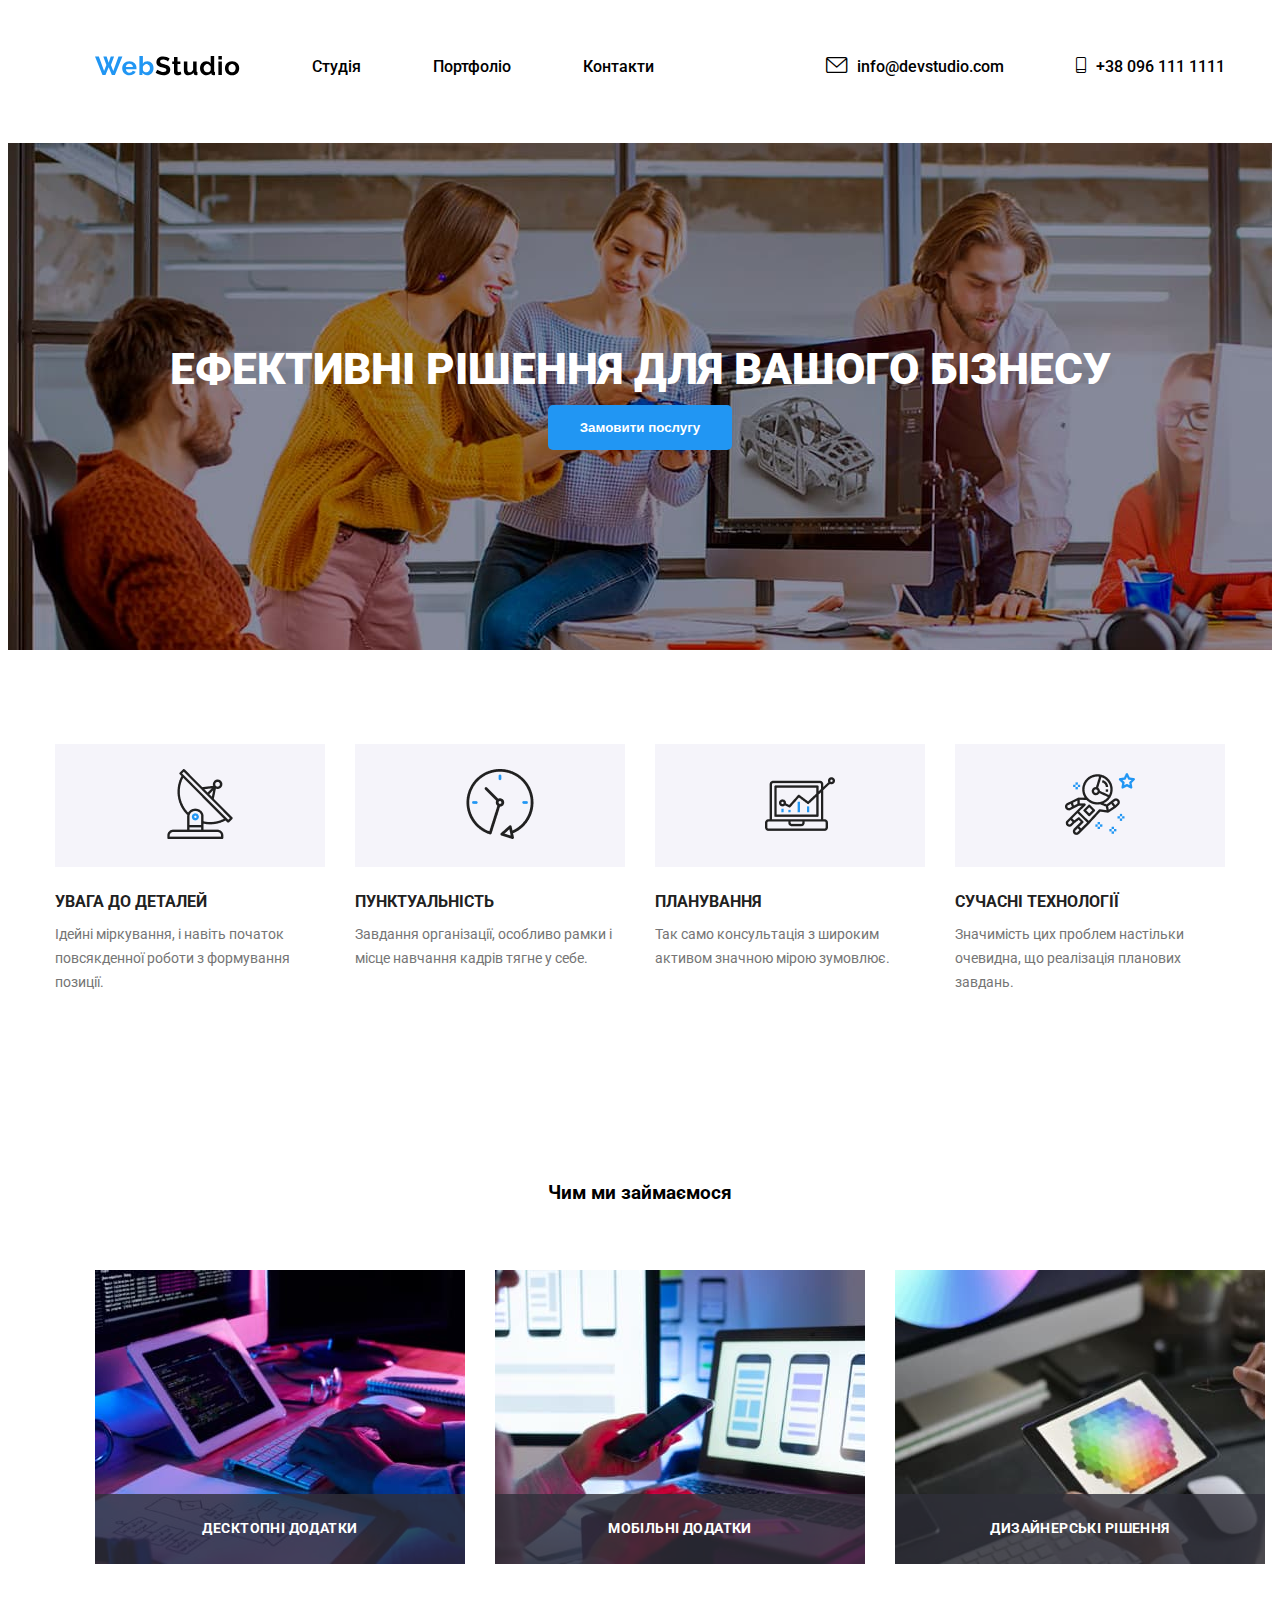
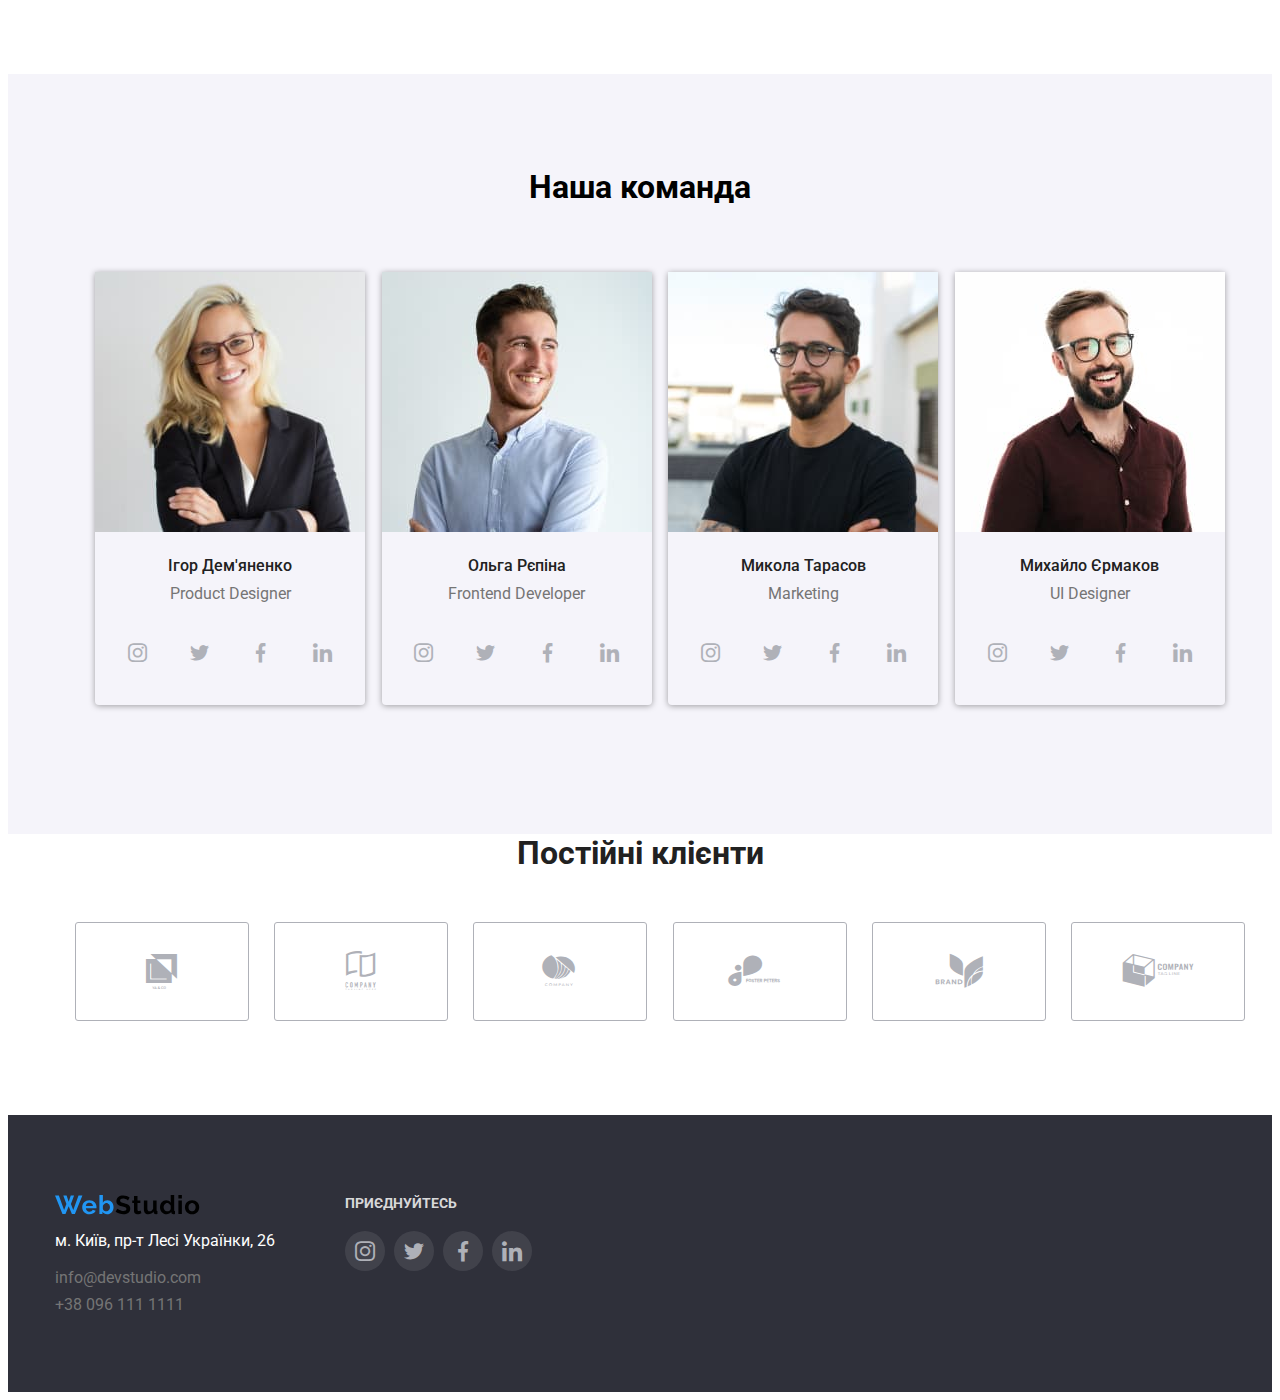
<file: index.html>
<!DOCTYPE html>
<html lang="en">

<head>
    <meta charset="UTF-8">
    <meta name="viewport" content="width=, initial-scale=1.0">
    <title>WebStudio</title>
    <link rel="stylesheet" href="style.css">
    <link rel="stylesheet" href="webstudiophoto/icons/style.css">
    <link rel="preconnect" href="https://fonts.googleapis.com">
    <link rel="preconnect" href="https://fonts.gstatic.com" crossorigin>
    <link href="https://fonts.googleapis.com/css2?family=Roboto:wght@400;500;700;900&display=swap" rel="stylesheet">
    <link rel="stylesheet" href="https://necolas.github.io/normalize.css/8.0.1/normalize.css">
</head>

<body>
    <header class="header">
        <div class="container">
            <nav class="navigation">
                <ul class="navigation-list">
                    <li class="navigation-item"><a class="navigation-link" href="#"><img class="logo"
                                src="webstudiophoto/webstudio.svg" alt=""></a></li>
                    <li class="navigation-item"><a class="navigation-link" href="#">Студія</a></li>
                    <li class="navigation-item"><a class="navigation-link current" href="portfolio.html">Портфоліо</a></li>
                    <li class="navigation-item"><a class="navigation-link header-link_active" href="#">Контакти</a></li>
                    <li class="navigation-item"><a class="navigation-link" href="mailto:info@devstudio.com"><i
                                class="icon-mail icon-envelope"></i>info@devstudio.com</a></li>
                    <li class="navigation-item"><a class="navigation-link" href="tel:+38 096 111 11 11"><i
                                class="icon-tel icon-smartphone"></i>+38 096 111
                            1111</a></li>
                </ul>
            </nav>
        </div>
    </header>
    <br>
    <main class="main">
        <section class="solution">
            <div class="container">
                <h1 class="solution-text">ЕФЕКТИВНІ РІШЕННЯ ДЛЯ ВАШОГО БІЗНЕСУ</h1>
                <button class="solution-button" type="button" data-modal-open>Замовити послугу</button>
            </div>
        </section>
        <section class="info">
            <div class="container">
                <ul class="info-ul">
                    <li class="info-figure">
                        <h3 class="info-title">УВАГА ДО ДЕТАЛЕЙ</h3>
                        <p class="info-text">Ідейні міркування, і навіть початок повсякденної роботи з формування
                            позиції.
                        </p>
                    </li>
                    <li class="info-figure">
                        <h3 class="info-title">ПУНКТУАЛЬНІСТЬ</h3>
                        <p class="info-text">Завдання організації, особливо рамки і місце навчання кадрів тягне у себе.
                        </p>
                    </li>
                    <li class="info-figure">
                        <h3 class="info-title">ПЛАНУВАННЯ</h3>
                        <p class="info-text">Так само консультація з широким активом значною мірою зумовлює.</p>
                    </li>
                    <li class="info-figure">
                        <h3 class="info-title">СУЧАСНІ ТЕХНОЛОГІЇ</h3>
                        <p class="info-text">Значимість цих проблем настільки очевидна, що реалізація планових завдань.
                        </p>
                    </li>
                </ul>
            </div>
        </section>
        <section class="activity">
            <div class="container">
                <h3 class="activity-title">Чим ми займаємося</h3>
                <ul class="activity-list">
                    <li class="activity-item">
                        <img class="activity-img" src="./webstudiophoto/boxone.jpg" alt="">
                        <div class="activity-box">
                            <h3 class="activity-text">Десктопні додатки</h3>
                        </div>
                    </li>
                    <li class="activity-item">
                        <img class="activity-img" src="./webstudiophoto/boxtwo.jpg" alt="">
                        <div class="activity-box">
                            <h3 class="activity-text">Мобільні додатки</h3>
                        </div>
                    </li>
                    <li class="activity-item">
                        <img class="activity-img" src="./webstudiophoto/boxthree.jpg" alt="">
                        <div class="activity-box">
                            <h3 class="activity-text">Дизайнерські рішення</h3>
                        </div>
                    </li>
                </ul>
            </div>
        </section>
        <section class="team">
            <div class="container">
                <h1 class="team-title">Наша команда</h1>
                <ul class="team-ul">
                    <li class="team-figure1">
                        <img class="team-figure1-photo" src="webstudiophoto/imgoneone.jpg" alt="">
                        <div class="team-shadow-box">
                            <h4 class="team-figure1-name">Ігор Дем'яненко</h4>
                            <p class="team-figure1-text">Product Designer</p>
                            <div class="team-social">
                                <a class="team-icon-link" href="#"><i class="team-icon-fonts icon-insta"></i></a>
                                <a class="team-icon-link" href="#"><i class="team-icon-fonts icon-twitter"></i></a>
                                <a class="team-icon-link" href="#"><i class="team-icon-fonts icon-facebook"></i></a>
                                <a class="team-icon-link" href="#"><i class="team-icon-fonts icon-linkedin"></i></a>
                            </div>
                        </div>
                    </li>
                    <br>
                    <li class="team-figure2">
                        <img class="team-figure2-photo" src="webstudiophoto/imgtwoone.jpg" alt="">
                        <div class="team-shadow-box">
                            <h4 class="team-figure2-name">Ольга Рєпіна</h4>
                            <p class="team-figure2-text">Frontend Developer</p>
                            <div class="team-social">
                                <a class="team-icon-link" href="#"><i class="team-icon-fonts icon-insta"></i></a>
                                <a class="team-icon-link" href="#"><i class="team-icon-fonts icon-twitter"></i></a>
                                <a class="team-icon-link" href="#"><i class="team-icon-fonts icon-facebook"></i></a>
                                <a class="team-icon-link" href="#"><i class="team-icon-fonts icon-linkedin"></i></a>
                            </div>
                        </div>
                    </li>
                    <br>
                    <li class="team-figure3">
                        <img class="team-figure3-photo" src="webstudiophoto/imgthreeone.jpg" alt="">
                        <div class="team-shadow-box">
                            <h4 class="team-figure3-name">Микола Тарасов</h4>
                            <p class="team-figure3-text">Marketing</p>
                            <div class="team-social">
                                <a class="team-icon-link" href="#"><i class="team-icon-fonts icon-insta"></i></a>
                                <a class="team-icon-link" href="#"><i class="team-icon-fonts icon-twitter"></i></a>
                                <a class="team-icon-link" href="#"><i class="team-icon-fonts icon-facebook"></i></a>
                                <a class="team-icon-link" href="#"><i class="team-icon-fonts icon-linkedin"></i></a>
                            </div>
                        </div>
                    </li>
                    <br>
                    <li class="team-figure4">
                        <img class="team-figure4-photo" src="webstudiophoto/imgfive.jpg" alt="">
                        <div class="team-shadow-box">
                            <h4 class="team-figure4-name">Михайло Єрмаков</h4>
                            <p class="team-figure4-text">UI Designer</p>
                            <div class="team-social">
                                <a class="team-icon-link" href="#"><i class="team-icon-fonts icon-insta"></i></a>
                                <a class="team-icon-link" href="#"><i class="team-icon-fonts icon-twitter"></i></a>
                                <a class="team-icon-link" href="#"><i class="team-icon-fonts icon-facebook"></i></a>
                                <a class="team-icon-link" href="#"><i class="team-icon-fonts icon-linkedin"></i></a>
                            </div>
                        </div>
                    </li>
                </ul>
                <br>
            </div>
        </section>

        <section class="clients">
            <h2 class="clients-text">Постійні клієнти</h2>
            <ul class="clients-social">
                <div class="container">
                    <li class="clients-list"><a class="clients-link" href="#"><i class="clients-icon icon-Logo"></i></a>
                    </li>
                    <li class="clients-list"><a class="clients-link" href="#"><i
                                class="clients-icon icon-Logoone"></i></a></li>
                    <li class="clients-list"><a class="clients-link" href="#"><i
                                class="clients-icon icon-Logotwo"></i></a></li>
                    <li class="clients-list"><a class="clients-link" href="#"><i
                                class="clients-icon icon-Logothree"></i></a></li>
                    <li class="clients-list"><a class="clients-link" href="#"><i
                                class="clients-icon icon-Logofour"></i></a></li>
                    <li class="clients-list"><a class="clients-link" href="#"><i
                                class="clients-icon icon-Logofive"></i></a></li>
                </div>
            </ul>

        </section>
    </main>
    <footer class="footer">
        <div class="container">
            <div class="footer-mail-tel">
                <img class="footer-photo" src="webstudiophoto/webstudio.svg" alt="">
                <p class="footer-a">м. Київ, пр-т Лесі Українки, 26</p>
                <p class="footer-ab"><a class="footer-mail" href="mailto:info@devstudio.com">info@devstudio.com</a></p>
                <p class="footer-ab1"><a class="footer-tel" href="tel:+38 096 111 11 11">+38 096 111 1111</a></p>
            </div>
            <div class="footer-links">
                <p class="footer-links-text">ПРИЄДНУЙТЕСЬ</p>
                <div class="footer-links-icon">
                    <a class="icon-link-footer" href="#"><i class="icon-fonts-link icon-insta"></i></a>
                    <a class="icon-link-footer" href="#"><i class="icon-fonts-link icon-twitter"></i></a>
                    <a class="icon-link-footer" href="#"><i class="icon-fonts-link icon-facebook"></i></a>
                    <a class="icon-link-footer" href="#"><i class="icon-fonts-link icon-linkedin"></i></a>
                </div>
            </div>
        </div>
        </div>

    </footer>
    <div class="backdrop is-hidden" data-modal>
      <div class="modal">
        <button type="button" class="modal__btn" data-modal-close>
          <svg class="modal__svg">
            <use href="./webstudiophoto/symbol-defs.svg#icon-cross"></use>
          </svg>
        </button>
        <h4 class="modal__title">Залиште свої дані, ми вам передзвонимо</h4>
        <form class="modal__form">
          <div class="modal__box">
            <label class="modal-lab"
              >Ім'я
              <input type="text" class="modal__inp" required />
              <svg class="modal__icon">
                <use href="./webstudiophoto/symbol-defs.svg#icon-user"></use>
              </svg>
            </label>
          </div>
          <div class="modal__box">
            <label class="modal__lab"
              >Телефон
              <input type="tel" class="modal__inp" required />
              <svg class="modal__icon">
                <use href="./webstudiophoto/symbol-defs.svg#icon-phone"></use>
              </svg>
            </label>
          </div>
          <div class="modal__box">
            <label class="modal__lab"
              >Пошта
              <input type="email" class="modal__inp" required />
              <svg class="modal__icon">
                <use href="./webstudiophoto/symbol-defs.svg#icon-envelop"></use>
              </svg>
            </label>
          </div>
          <label class="modal__lab"
            >Коментар
            <textarea
              name="Коментар"
              class="modal__coment"
              placeholder="Введіть текст"
            ></textarea>
          </label>
          <label class="check">
            <input type="checkbox" class="modal__chek" required />
            Погоджуюся з розсилкою та приймаю
            <a href="#" class="check__link">Умови договору</a>
          </label>
          <div class="check__button">
            <button type="submit" class="check__btn">Відправити</button>
          </div>
        </form>
      </div>
    </div>
</body>
<script src="./js/modal.js"></script>
</html>
</file>
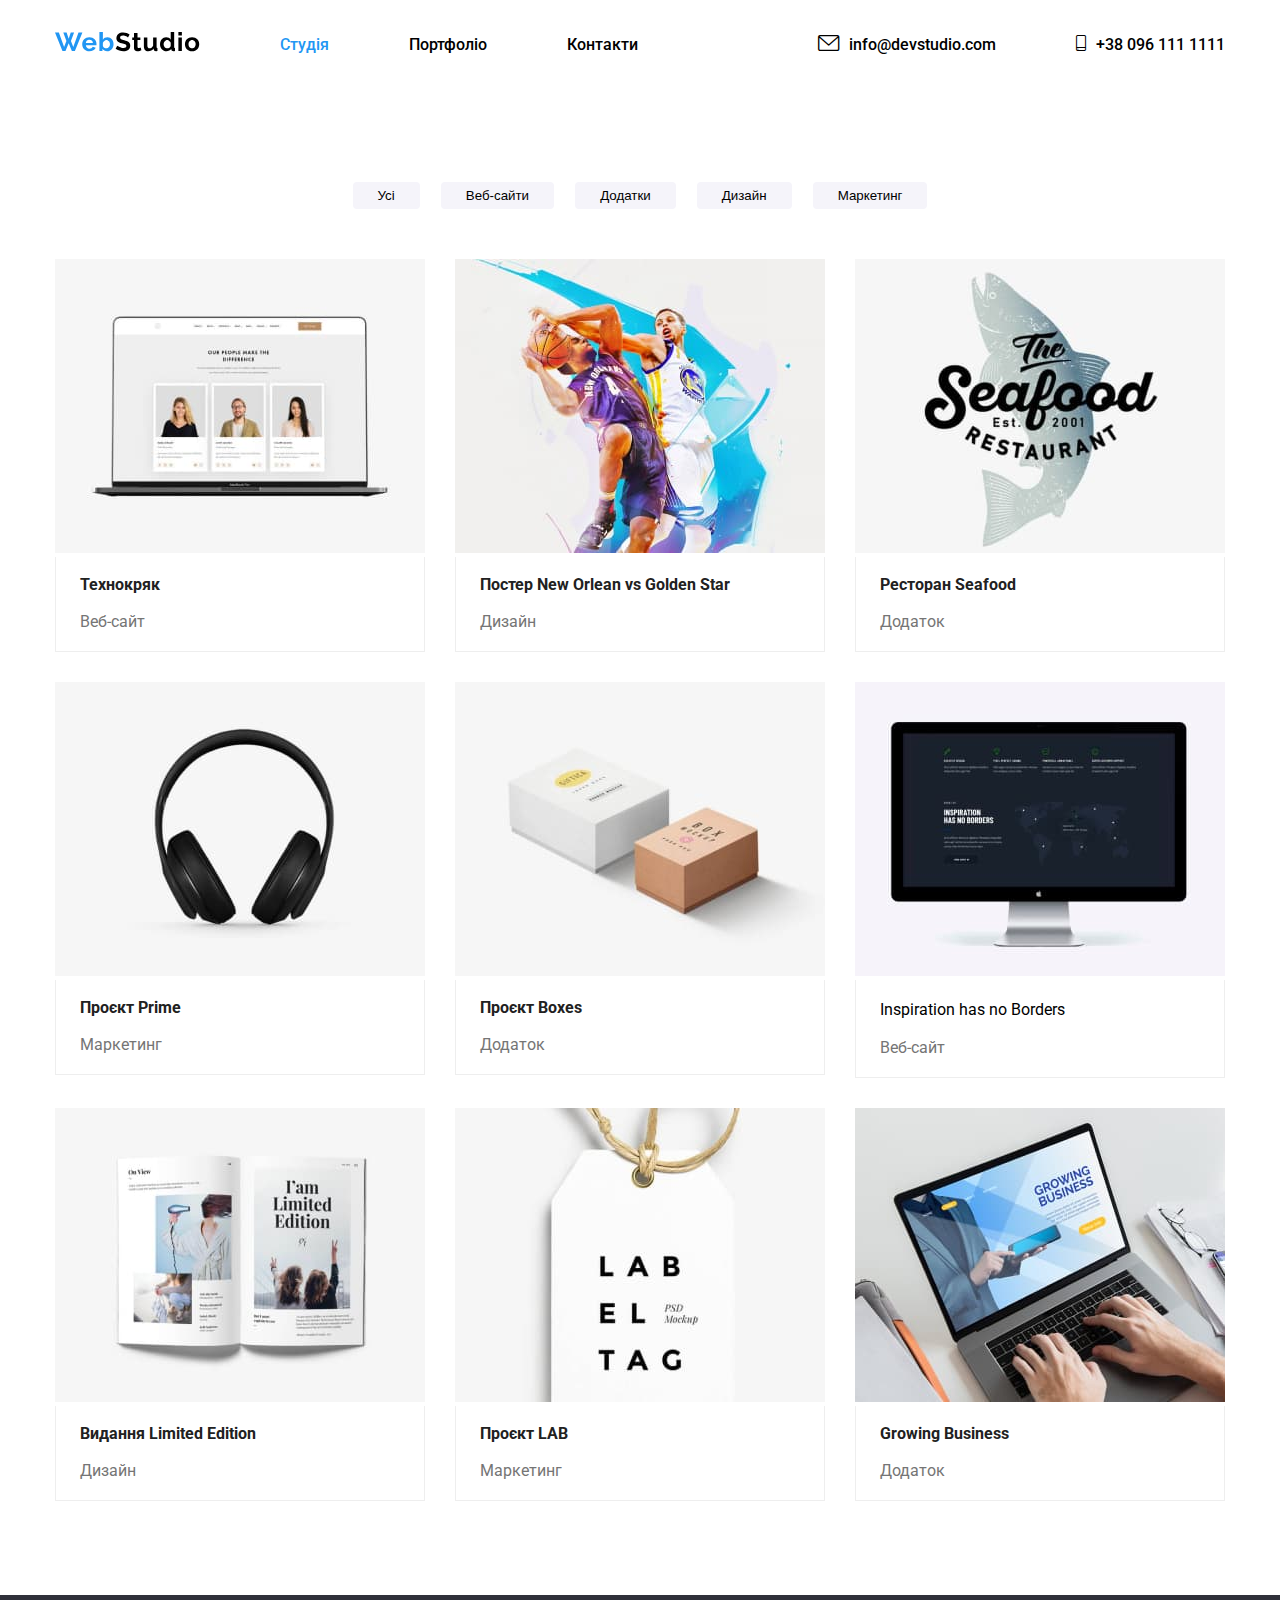
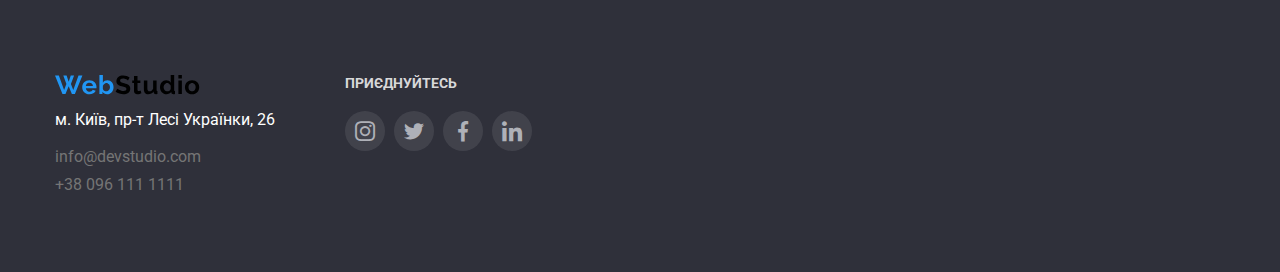
<file: portfolio.html>
<!DOCTYPE html>
<html lang="en">

<head>
    <meta charset="UTF-8">
    <meta name="viewport" content="width=device-width, initial-scale=1.0">
    <title>Portfolio</title>
    <link rel="stylesheet" href="portfolio.css">
    <link rel="stylesheet" href="photoportfolio/icons/style.css">
    <link rel="preconnect" href="https://fonts.googleapis.com">
    <link rel="preconnect" href="https://fonts.gstatic.com" crossorigin>
    <link href="https://fonts.googleapis.com/css2?family=Roboto:wght@400;500;700;900&display=swap" rel="stylesheet">
    <link rel="stylesheet" href="https://necolas.github.io/normalize.css/8.0.1/normalize.css">
</head>

<body>
    <main class="main">
    <header class="header">
        <div class="container">
            <nav class="navigation">
                <ul class="navigation-list">
                    <li class="navigation-item"><a class="navigation-link" href="#"><img class="logo"
                                src="webstudiophoto/webstudio.svg" alt=""></a></li>
                    <li class="navigation-item"><a class="navigation-link current" href="index.html">Студія</a></li>
                    <li class="navigation-item"><a class="navigation-link" href="#">Портфоліо</a></li>
                    <li class="navigation-item"><a class="navigation-link header-link_active" href="#">Контакти</a></li>
                    <li class="navigation-item"><a class="navigation-link" href="mailto:info@devstudio.com"><i
                                class="icon-mail icon-envelope"></i>info@devstudio.com</a></li>
                    <li class="navigation-item"><a class="navigation-link" href="tel:+38 096 111 11 11"><i
                                class="icon-tel icon-smartphone"></i>+38 096 111
                            1111</a></li>
                </ul>
            </nav>
        </div>
    </header>
    <section class="nav-btn">
        <div class="nav-btn-container">
            <button class="nav-buttons" type="button">Усі</button>
            <button class="nav-buttons" type="button">Веб-сайти</button>
            <button class="nav-buttons" type="button">Додатки</button>
            <button class="nav-buttons" type="button">Дизайн</button>
            <button class="nav-buttons" type="button">Маркетинг</button>
        </div>
    </section>
    <section class="photo-list">
        <div class="container">
            <figure class="photo-list-figure">
                <div class="box-overlay">
                <img src="photoportfolio/img.jpg" alt="">
                <div class="overlay">
              <p class="overlay-text">Ресурс пропонує комплексні пропозиції з різним рівнем функціоналу та сервісів. Все це дозволить відвідувачу отримати вичерпні відомості про компанію чи приватну особу.</p>
            </div>
            </div>
                <div class="photo-list-border">
                <figcaption class="photo-list-name">Технокряк</figcaption>
                <br>
                <span class="photo-list-text">Веб-сайт</span>
            </div>
            </figure>
            <figure class="photo-list-figure">
                <div class="box-overlay">
                <img src="photoportfolio/imgone.jpg" alt="">
                <div class="overlay">
              <p class="overlay-text">Ресурс пропонує комплексні пропозиції з різним рівнем функціоналу та сервісів. Все це дозволить відвідувачу отримати вичерпні відомості про компанію чи приватну особу.</p>
            </div>
            </div>
                <div class="photo-list-border">
                <figcaption class="photo-list-name">Постер New Orlean vs Golden Star</figcaption>
                <br>
                <span class="photo-list-text">Дизайн</span>
            </div>
            </figure>
            <figure class="photo-list-figure">
                <div class="box-overlay">
                <img src="photoportfolio/imgtwo.jpg" alt="">
                <div class="overlay">
              <p class="overlay-text">Ресурс пропонує комплексні пропозиції з різним рівнем функціоналу та сервісів. Все це дозволить відвідувачу отримати вичерпні відомості про компанію чи приватну особу.</p>
            </div>
            </div>
                <div class="photo-list-border">
                <figcaption class="photo-list-name">Ресторан Seafood</figcaption>
                <br>
                <span class="photo-list-text">Додаток</span>
            </div>
            </figure>
            <figure class="photo-list-figure">
                <div class="box-overlay">
                <img src="photoportfolio/imgthree.jpg" alt="">
                <div class="overlay">
              <p class="overlay-text">Ресурс пропонує комплексні пропозиції з різним рівнем функціоналу та сервісів. Все це дозволить відвідувачу отримати вичерпні відомості про компанію чи приватну особу.</p>
            </div>
            </div>
                <div class="photo-list-border">
                <figcaption class="photo-list-name">Проєкт Prime</figcaption>
                <br>
                <span class="photo-list-text">Маркетинг</span>
            </div>
            </figure>
            <figure class="photo-list-figure">
                <div class="box-overlay">
                <img src="photoportfolio/imgfour.jpg" alt="">
                <div class="overlay">
              <p class="overlay-text">Ресурс пропонує комплексні пропозиції з різним рівнем функціоналу та сервісів. Все це дозволить відвідувачу отримати вичерпні відомості про компанію чи приватну особу.</p>
            </div>
            </div>
                <div class="photo-list-border">
                <figcaption class="photo-list-name">Проєкт Boxes</figcaption>
                <br>
                <span class="photo-list-text">Додаток</span>
            </div>
            </figure>
            <figure class="photo-list-figure">
                <div class="box-overlay">
                <img src="photoportfolio/imgfive.jpg" alt="">
                <div class="overlay">
              <p class="overlay-text">Ресурс пропонує комплексні пропозиції з різним рівнем функціоналу та сервісів. Все це дозволить відвідувачу отримати вичерпні відомості про компанію чи приватну особу.</p>
            </div>
            </div>
                <div class="photo-list-border">
                <figcaption class="name">Inspiration has no Borders</figcaption>
                <br>
                <span class="photo-list-text">Веб-сайт</span>
            </div>
            </figure>
            <figure class="photo-list-figure">
                <div class="box-overlay">
                <img src="photoportfolio/imgsix.jpg" alt="">
                <div class="overlay">
              <p class="overlay-text">Ресурс пропонує комплексні пропозиції з різним рівнем функціоналу та сервісів. Все це дозволить відвідувачу отримати вичерпні відомості про компанію чи приватну особу.</p>
            </div>
            </div>
                <div class="photo-list-border">
                <figcaption class="photo-list-name">Видання Limited Edition</figcaption>
                <br>
                <span class="photo-list-text">Дизайн</span>
            </div>
            </figure>
            <figure class="photo-list-figure">
                <div class="box-overlay">
                <img src="photoportfolio/imgseven.jpg" alt="">
                <div class="overlay">
              <p class="overlay-text">Ресурс пропонує комплексні пропозиції з різним рівнем функціоналу та сервісів. Все це дозволить відвідувачу отримати вичерпні відомості про компанію чи приватну особу.</p>
            </div>
            </div>
                <div class="photo-list-border">
                <figcaption class="photo-list-name">Проєкт LAB</figcaption>
                <br>
                <span class="photo-list-text">Маркетинг</span>
            </div>
            </figure>
            <figure class="photo-list-figure">
                <div class="box-overlay">
                <img src="photoportfolio/imgeight.jpg" alt="">
                <div class="overlay">
              <p class="overlay-text">Ресурс пропонує комплексні пропозиції з різним рівнем функціоналу та сервісів. Все це дозволить відвідувачу отримати вичерпні відомості про компанію чи приватну особу.</p>
            </div>
            </div>
                <div class="photo-list-border">
                <figcaption class="photo-list-name">Growing Business</figcaption>
                <br>
                <span class="photo-list-text">Додаток</span>
            </div>
            </figure>
        </div>
    </section>
    <footer class="footer">
        <div class="container">
            <div class="footer-mail-tel">
            <img class="footer-photo" src="webstudiophoto/webstudio.svg" alt="">
            <p class="footer-a">м. Київ, пр-т Лесі Українки, 26</p>
            <p class="footer-ab"><a class="footer-mail" href="mailto:info@devstudio.com">info@devstudio.com</a></p>
            <p class="footer-ab1"><a class="footer-tel" href="tel:+38 096 111 11 11">+38 096 111 1111</a></p>
        </div>
            <div class="footer-links">
                <p class="footer-links-text">ПРИЄДНУЙТЕСЬ</p>
                <div class="footer-links-icon">
                        <a class="icon-link-footer" href="#"><i class="icon-fonts-link icon-insta"></i></a>
                        <a class="icon-link-footer" href="#"><i class="icon-fonts-link icon-twitter"></i></a>
                        <a class="icon-link-footer" href="#"><i class="icon-fonts-link icon-facebook"></i></a>
                        <a class="icon-link-footer" href="#"><i class="icon-fonts-link icon-linkedin"></i></a>
                    </div>
                </div>
            </div>
        </div>
    </footer>
</main>
</body>

</html>
</file>
<file: style.css>
*,
::after,
::before {
  box-sizing: border-box;
}

img {
  display: block;
}

h1,
h2,
h3,
h4,
p {
  margin: 0;
  padding: 0;
}

button {
  cursor: pointer;
  border: none;
}

:root {
  --color-text-black: #2f303a;
  --color-acent: #2196f3;
  --color-whitegray: #757575;
  --color-black: #212121;
}

body {
  font-family: "Roboto", sans-serif;
}

a {
  text-decoration: none;
}

.container {
  width: 1170px;
  margin: 0 auto;
}

/* Клас Header */

.header {
  padding: 32px 0 32px 0;
}

.navigation-list {
  display: flex;
  text-decoration: none;
  align-items: center;
  justify-content: space-between;
}

.navigation-list {
  list-style: none;
  font-weight: 500;
}

.navigation-item:not(:last-child) {
  margin-right: 55px;
}

.navigation-item:nth-child(4) {
  padding-right: 100px;
}

.navigation-link {
  color: black;
  text-decoration: none;
}

.navigation-link_active {
  color: var(--color-acent);
}

.navigation-link {
  position: relative;
  padding-bottom: 10px;
}

.navigation-link_active::after {
  content: "";
  position: absolute;
  width: 100%;
  height: 3px;
  background-color: var(--color-acent);
  bottom: 0;
  left: 0;
}

.navigation-link:hover {
  color: var(--color-acent);
}

.icon-mail {
  padding-right: 10px;
}

.icon-tel {
  padding-right: 10px;
}

.current {
  transition-property: background-color;
  transition-duration: 2500ms;
  transition-timing-function: cubic-bezier(0.4, 0, 0.2, 1);
  transition-delay: 0;
}

.current:hover::after {
  display: block;
  content: "";
  width: 100%;
  height: 4px;
  color: var(--color-acent);
  border-radius: 2px;
  background-color: var(--color-acent);
  position: absolute;
  top: 48px;
  left: 0px;
}

/* Клас Solution */

.solution {
  margin: 0 auto;
  font-weight: 900;
  background-image: url("./webstudiophoto/imgseven.jpg");
  padding: 200px 0;
}

.solution .container {
  display: flex;
  flex-direction: column;
  align-items: center;
}

.solution-text {
  margin: 0 auto;
  margin-bottom: 10px;
  font-weight: 900;
  color: white;
  font-size: 44px;
  text-align: center;
}

.solution-button {
  font-weight: 700;
  background-color: var(--color-acent);
  color: white;
  border: 0;
  border-radius: 5px;
  padding: 15px 32px;
}

/* Клас Info */

.info-ul {
  list-style: none;
  margin: 0;
  padding: 0;
  display: flex;
  justify-content: space-between;
  align-content: center;
}

.info-figure {
  width: 270px;
}

.info {
  padding: 94px 0;
  font-size: 14px;
}

.info-title {
  font-weight: 700;
  color: #212121;
  line-height: 120%;
  margin-bottom: 10px;
}

.info-text {
  font-weight: 400;
  color: #757575;
  line-height: 24px;
}

.info-figure:nth-child(1):before {
  display: block;

  background-color: #f5f4fa;
  content: url(./webstudiophoto/antenna.png);
  padding: 25px 110px;
  margin-bottom: 25px;
}

.info-figure:nth-child(2):before {
  display: block;
  background-color: #f5f4fa;
  content: url(./webstudiophoto/clock.png);
  padding: 25px 110px;
  margin-bottom: 25px;
}

.info-figure:nth-child(3):before {
  display: block;
  background-color: #f5f4fa;
  content: url(./webstudiophoto/diagram.png);
  padding: 25px 110px;
  margin-bottom: 25px;
}

.info-figure:nth-child(4):before {
  display: block;
  background-color: #f5f4fa;
  content: url(./webstudiophoto/astronaut.png);
  padding: 25px 110px;
  margin-bottom: 25px;
}

/* Клас Activity */

.activity-title {
  font-weight: 700;
  text-align: center;
  padding-bottom: 50px;
}

.activity {
  background-color: var(--affairs-color);
  padding-top: 94px;
  padding-bottom: 94px;
}

.activity-list {
  display: flex;
  gap: 30px;
  list-style: none;
}

.activity-item {
  position: relative;
}

.activity-img {
  width: 370px;
}

.activity-box {
  width: 370px;
  height: 70px;
  display: flex;
  justify-content: center;
  align-items: center;
  background: rgba(47, 48, 58, 0.8);
  position: absolute;
  bottom: 0;
}

.activity-text {
  color: #ffffff;
  font-size: 14px;
  font-weight: 700;
  line-height: 1.14;
  letter-spacing: 0.42px;
  text-transform: uppercase;
}

/* Клас Team */

.team {
  font-weight: 700;
  padding: 94px 0;
  background-color: #f5f4fa;
}

.team-title {
  padding-bottom: 50px;
  text-align: center;
}

.team-ul {
  display: flex;
  list-style: none;
  justify-content: space-between;
}

.team-figure1 {
  box-shadow: 0px 1px 6px 0px #0000005b;
  border-radius: 0 0 4px 4px;
}

.team-figure2 {
  box-shadow: 0px 1px 6px 0px #0000005b;
  border-radius: 0 0 4px 4px;
}

.team-figure3 {
  box-shadow: 0px 1px 6px 0px #0000005b;
  border-radius: 0 0 4px 4px;
}

.team-figure4 {
  box-shadow: 0px 1px 6px 0px #0000005b;
  border-radius: 0 0 4px 4px;
}

.team-figure1-name {
  font-weight: 500;
  color: #212121;
  margin: 10px 0;
  text-align: center;
  line-height: 18px;
  padding-top: 15px;
}

.team-figure1-text {
  font-weight: 400;
  color: #757575;
  line-height: 10%;
  text-align: center;
  line-height: 18px;
  padding-bottom: 30px;
}

.team-figure2-name {
  font-weight: 500;
  color: #212121;
  margin: 10px 0;
  text-align: center;
  line-height: 18px;
  padding-top: 15px;
}

.team-figure2-text {
  font-weight: 400;
  color: #757575;
  line-height: 10%;
  text-align: center;
  line-height: 18px;
  padding-bottom: 30px;
}

.team-figure3-name {
  font-weight: 500;
  color: #212121;
  margin: 10px 0;
  text-align: center;
  line-height: 18px;
  padding-top: 15px;
}

.team-figure3-text {
  font-weight: 400;
  color: #757575;
  line-height: 10%;
  text-align: center;
  line-height: 18px;
  padding-bottom: 30px;
}

.team-figure4-name {
  font-weight: 500;
  color: #212121;
  margin: 10px 0;
  text-align: center;
  line-height: 18px;
  padding-top: 15px;
}

.team-figure4-text {
  font-weight: 400;
  color: #757575;
  line-height: 10%;
  text-align: center;
  line-height: 18px;
  padding-bottom: 30px;
}

.team-shadow-box {
  box-shadow: inset;
}

.team-social {
  display: flex;
  justify-content: space-evenly;
  align-items: center;
  margin-bottom: 30px;
}

.team-icon-link {
  text-decoration: none;
  color: #afb1b8;
  border-radius: 50%;
  display: inline-block;
  padding: 10px;
}

.team-icon-link:hover {
  color: #ffffff;
  background-color: var(--color-acent);
}

.team-icon-fonts:hover {
  color: white;
}

.team-icon-fonts {
  font-size: 19px;
}

/* Клас Clients */

.clients-text {
  text-align: center;
  font-weight: 700;
  font-size: 32px;
  color: #212121;
}

.clients-social .container {
  list-style: none;
  display: flex;
  justify-content: space-between;
}

.clients-social {
  margin: 50px 0 94px 0;
}

.clients-icon {
  display: inline-block;
  font-size: 40px;
  padding: 26px 46px;
  color: #afb1b8;
  border: 1px solid #afb1b8;
  border-radius: 3px;
  font-size: 45px;
}

.clients-icon:hover {
  color: #2196f3;
  border-color: #2196f3;
}

.clients-link {
  text-decoration: none;
}

/* Клас Footer */

.footer .container {
  display: flex;
}

.footer {
  background-color: #2f303a;
  padding: 80px 0;
}

.footer-a {
  color: white;
  font-weight: 400;
  line-height: 200%;
  margin-top: 10px;
}

.footer-ab {
  font-weight: 400;
  color: rgba(255, 255, 255, 0.6);
  line-height: 80%;
  margin: 15px 0;
}

.footer-ab1 {
  font-weight: 400;
  color: rgba(255, 255, 255, 0.6);
  line-height: 80%;
}

.footer-tel {
  color: #757575;
  list-style: none;
  text-decoration: none;
}

.footer-tel:hover {
  color: #2196f3;
}

.footer-mail:hover {
  color: #2196f3;
}

.footer-mail {
  color: #757575;
  list-style: none;
  text-decoration: none;
}

.icon-link-footer {
  display: inline-block;
  color: #afb1b8;
  text-decoration: none;
  padding: 10px;
  border-radius: 50%;
  background-color: rgba(255, 255, 255, 0.089);
}

.icon-link-footer:hover {
  color: #ffffff;
  background-color: var(--color-acent);
}

.footer-links {
  margin-left: 70px;
}

.footer-links-text {
  font-weight: 700;
  font-size: 14px;
  color: #ffffffd0;
  line-height: 16px;
  margin-bottom: 20px;
}

.icon-fonts-link {
  font-size: 20px;
}

.icon-link-footer:not(:last-child) {
  margin-right: 5px;
}

/* Клас Backdrop */

.backdrop {
  position: fixed;
  top: 0;
  left: 0;
  width: 100%;
  height: 100%;
  background-image: linear-gradient(rgba(0, 0, 0, 0.2), rgba(0, 0, 0, 0.2));
  opacity: 1;
  transition-property: opacity;
  transition-duration: 250ms;
  transition-timing-function: cubic-bezier(0.4, 0, 0.2, 1);
  transition-delay: 0;
}

.is-hidden {
  opacity: 0;
  pointer-events: none;
}

.modal {
  padding: 40px;
  background-color: #fff;
  position: absolute;
  top: 50%;
  left: 50%;
  transform: translate(-50%, -50%);
}
.modal__btn {
  display: flex;
  align-items: center;
  justify-content: center;
  flex-wrap: flex-start;
  flex-direction: flex-start;
  border-radius: 50%;
  background-color: transparent;
  padding: 6px;
  position: absolute;
  top: 14px;
  right: 14px;
  border: 1px solid rgb(238, 238, 238);
}
.modal__btn:hover,
.modal__btn:focus {
  outline: rgb(238, 238, 238);
}
.modal__btn:hover .modal__svg,
.modal__btn:focus .modal__svg {
  fill: #2196f3;
  transition-property: fill;
  transition-duration: 250ms;
  transition-timing-function: cubic-bezier(0.4, 0, 0.2, 1);
  transition-delay: 0;
}
.modal__svg {
  width: 18px;
  height: 18px;
}
.modal__title {
  color: #212121;
  font-size: 20px;
  font-weight: 700;
  line-height: 1.15;
  letter-spacing: 0.6px;
  text-align: center;
  margin-bottom: 12px;
}
.modal__lab {
  color: #757575;
  font-size: 12px;
  font-weight: 400;
  line-height: 1.16;
  letter-spacing: 0.12px;
  border: none;
}
.modal__inp {
  display: block;
  width: 448px;
  height: 40px;
  border-radius: 4px;
  border: 1px solid rgb(238, 238, 238);
  padding: 12px 12px 12px 42px;
  margin-bottom: 10px;
  margin-top: 4px;
  outline: none;
}
.modal__inp:hover,
.modal__inp:focus {
  border-color: #2196f3;
  transition-property: border-color;
  transition-duration: 250ms;
  transition-timing-function: cubic-bezier(0.4, 0, 0.2, 1);
  transition-delay: 0;
}
.modal__coment {
  display: block;
  width: 448px;
  height: 120px;
  border-radius: 4px;
  border-color: rgb(238, 238, 238);
  padding: 12px 16px;
  margin-bottom: 25px;
  resize: none;
  margin-top: 4px;
  outline: none;
}
.modal__box {
  position: relative;
}
.modal__inp:hover + .modal__icon,
.modal__inp:focus + .modal__icon {
  fill: #2196f3;
  transition-property: fill;
  transition-duration: 250ms;
  transition-timing-function: cubic-bezier(0.4, 0, 0.2, 1);
  transition-delay: 0;
}
.modal__icon {
  width: 18px;
  height: 18px;
  top: 53%;
  left: 12px;
  position: absolute;
}
.modal__us {
  width: 18px;
  height: 18px;
}
.modal__chek {
  width: 16px;
  height: 16px;
  margin-right: 8px;
}
.modal .check {
  display: flex;
  align-items: center;
  justify-content: center;
  flex-wrap: flex-start;
  flex-direction: flex-start;
  margin-bottom: 34px;
  color: #757575;
  font-size: 14px;
  font-weight: 400;
  line-height: 1.7;
  letter-spacing: 0.42px;
}
.modal .check__link {
  color: #2196f3;
  text-decoration-line: underline;
  margin-left: 3px;
}
.modal .check__btn {
  color: #fff;
  text-align: center;
  padding: 10px 53px;
  border-radius: 4px;
  background: #2196f3;
  box-shadow: 0px 4px 4px 0px rgba(0, 0, 0, 0.15);
}
.modal .check__button {
  text-align: center;
}
</file>
<file: webstudiophoto/icons/style.css>
@font-face {
  font-family: 'icomoon';
  src:  url('fonts/icomoon.eot?6dhn4u');
  src:  url('fonts/icomoon.eot?6dhn4u#iefix') format('embedded-opentype'),
    url('fonts/icomoon.ttf?6dhn4u') format('truetype'),
    url('fonts/icomoon.woff?6dhn4u') format('woff'),
    url('fonts/icomoon.svg?6dhn4u#icomoon') format('svg');
  font-weight: normal;
  font-style: normal;
  font-display: block;
}

[class^="icon-"], [class*=" icon-"] {
  /* use !important to prevent issues with browser extensions that change fonts */
  font-family: 'icomoon' !important;
  speak: never;
  font-style: normal;
  font-weight: normal;
  font-variant: normal;
  text-transform: none;
  line-height: 1;

  /* Better Font Rendering =========== */
  -webkit-font-smoothing: antialiased;
  -moz-osx-font-smoothing: grayscale;
}

.icon-Logofive:before {
  content: "\e900";
}
.icon-Logofour:before {
  content: "\e901";
}
.icon-Logothree:before {
  content: "\e902";
}
.icon-Logotwo:before {
  content: "\e903";
}
.icon-Logoone:before {
  content: "\e904";
}
.icon-Logo:before {
  content: "\e905";
}
.icon-linkedin:before {
  content: "\e906";
}
.icon-facebook:before {
  content: "\e907";
}
.icon-twitter:before {
  content: "\e908";
}
.icon-insta:before {
  content: "\e909";
}
.icon-smartphone:before {
  content: "\e90a";
}
.icon-envelope:before {
  content: "\e90b";
}
</file>
<file: portfolio.css>
* {
  margin: 0;
  padding: 0;
}

:root {
  --color-text-black: #2f303a;
  --color-acent: #2196f3;
  --color-whitegray: #757575;
  --color-black: #212121;
}

body {
  font-family: "Roboto", sans-serif;
}

.container {
  width: 1170px;
  margin: 0 auto;
}

/* Клас Header */

.header {
  padding: 32px 0 32px 0;
}

.navigation-list {
  display: flex;
  text-decoration: none;
  align-items: center;
  justify-content: space-between;
}

.navigation-list {
  list-style: none;
  font-weight: 500;
  position: relative;
}

.navigation-item:not(:last-child) {
  margin-right: 55px;
}

.navigation-item:nth-child(4) {
  padding-right: 100px;
}

.navigation-link {
  color: black;
  text-decoration: none;
  position: relative;
}

.navigation-link_active {
  color: var(--color-acent);
}

.navigation-link {
  padding-bottom: 10px;
}

.navigation-link_active::after {
  content: "";
  position: absolute;
  width: 100%;
  height: 3px;
  background-color: var(--color-acent);
  bottom: 0;
  left: 0;
}

.navigation-link:hover {
  color: var(--color-acent);
}

.icon-mail {
  padding-right: 10px;
}

.icon-tel {
  padding-right: 10px;
}

.current {
  color: var(--color-acent);
}

.current:hover::after,
.current:focus::after {
  display: block;
  content: "";
  width: 100%;
  height: 4px;
  border-radius: 2px;
  background: var(--color-acent);
  position: absolute;
  top: 48px;
  left: 0px;
  transition-property: background-color, color;
  transition-duration: 250ms;
  transition-timing-function: cubic-bezier(0.4, 0, 0.2, 1);
  transition-delay: 0;
}

/* Клас Nav-btn */

.nav-btn-container {
  width: 575px;
  margin: 0 auto;
}

.nav-btn .nav-btn-container {
  display: flex;
  align-items: center;
  justify-content: space-between;
}

.nav-buttons {
  border-radius: 4px;
  background-color: #f5f4fa;
  color: black;
  border-style: none;
  padding: 6px 25px;
  font-weight: 500;
  cursor: pointer;
  margin-top: 94px;
}

.nav-buttons:hover {
  background-color: var(--color-acent);
  color: white;
}

/* Клас Photo-list */

.overlay {
  position: absolute;
  top: 0;
  left: 0;
  width: 370px;
  height: 294px;
  padding: 63px 24px;
  background-color: rgba(33, 150, 243, 0.9);
  opacity: 0;
  transform: translateY(100%);
  transition-property: transform background-color;
  transition-duration: 300ms;
  transition-delay: 0;
}

.overlay-text {
  color: #fff;
  font-size: 18px;
  font-weight: 400;
  line-height: 1.5;
  letter-spacing: 0.54px;
  width: 322px;
}

.box-overlay {
  position: relative;
  overflow: hidden;
}

.box-overlay:hover .overlay {
  opacity: 1;
  transform: translate(0);
  transition: transform 300ms;
  transition-delay: 0;
}

.photo-list .container {
  display: flex;
  flex-wrap: wrap;
  gap: 30px;
}

.photo-list {
  margin-top: 50px;
  margin-bottom: 94px;
}

.photo-list-figure {
  flex-basis: calc((100%-60px) / 3);
}

.photo-list-figure:hover {
  box-shadow: 1px 2px 6px 0px #00000065;
}

.photo-list-border {
  border-bottom: 1px solid #eeeeee;
  border-right: 1px solid #eeeeee;
  border-left: 1px solid #eeeeee;
  padding: 20px 24px;
}

.photo-list-name {
  font-weight: 700;
  color: #212121;
  line-height: 100%;
}

.photo-list-text {
  font-weight: 400;
  color: #757575;
  line-height: 100%;
}

/* Клас Footer */

.footer {
  background-color: #2f303a;
  padding: 80px 0;
}

.footer .container {
  display: flex;
}

.footer-a {
  color: white;
  font-weight: 400;
  line-height: 200%;
  margin-top: 5px;
}

.footer-ab {
  font-weight: 400;
  color: rgba(255, 255, 255, 0.6);
  line-height: 80%;
  margin: 15px 0;
}

.footer-ab1 {
  font-weight: 400;
  color: rgba(255, 255, 255, 0.6);
  line-height: 80%;
}

.footer-tel {
  color: #757575;
  list-style: none;
  text-decoration: none;
}

.footer-tel:hover {
  color: var(--color-acent);
}

.footer-mail:hover {
  color: var(--color-acent);
}

.footer-mail {
  color: #757575;
  list-style: none;
  text-decoration: none;
}

.icon-link-footer {
  display: inline-block;
  color: #afb1b8;
  text-decoration: none;
  padding: 10px;
  border-radius: 50%;
  background-color: rgba(255, 255, 255, 0.089);
}

.icon-link-footer:hover {
  color: #ffffff;
  background-color: var(--color-acent);
}

.footer-links {
  margin-left: 70px;
}

.footer-links-text {
  font-weight: 700;
  font-size: 14px;
  color: #ffffffd0;
  line-height: 16px;
  margin-bottom: 20px;
}

.icon-fonts-link {
  font-size: 20px;
}

.icon-link-footer:not(:last-child) {
  margin-right: 5px;
}
</file>
<file: photoportfolio/icons/style.css>
@font-face {
  font-family: 'icomoon';
  src:  url('fonts/icomoon.eot?6dhn4u');
  src:  url('fonts/icomoon.eot?6dhn4u#iefix') format('embedded-opentype'),
    url('fonts/icomoon.ttf?6dhn4u') format('truetype'),
    url('fonts/icomoon.woff?6dhn4u') format('woff'),
    url('fonts/icomoon.svg?6dhn4u#icomoon') format('svg');
  font-weight: normal;
  font-style: normal;
  font-display: block;
}

[class^="icon-"], [class*=" icon-"] {
  /* use !important to prevent issues with browser extensions that change fonts */
  font-family: 'icomoon' !important;
  speak: never;
  font-style: normal;
  font-weight: normal;
  font-variant: normal;
  text-transform: none;
  line-height: 1;

  /* Better Font Rendering =========== */
  -webkit-font-smoothing: antialiased;
  -moz-osx-font-smoothing: grayscale;
}

.icon-Logofive:before {
  content: "\e900";
}
.icon-Logofour:before {
  content: "\e901";
}
.icon-Logothree:before {
  content: "\e902";
}
.icon-Logotwo:before {
  content: "\e903";
}
.icon-Logoone:before {
  content: "\e904";
}
.icon-Logo:before {
  content: "\e905";
}
.icon-linkedin:before {
  content: "\e906";
}
.icon-facebook:before {
  content: "\e907";
}
.icon-twitter:before {
  content: "\e908";
}
.icon-insta:before {
  content: "\e909";
}
.icon-smartphone:before {
  content: "\e90a";
}
.icon-envelope:before {
  content: "\e90b";
}
</file>
